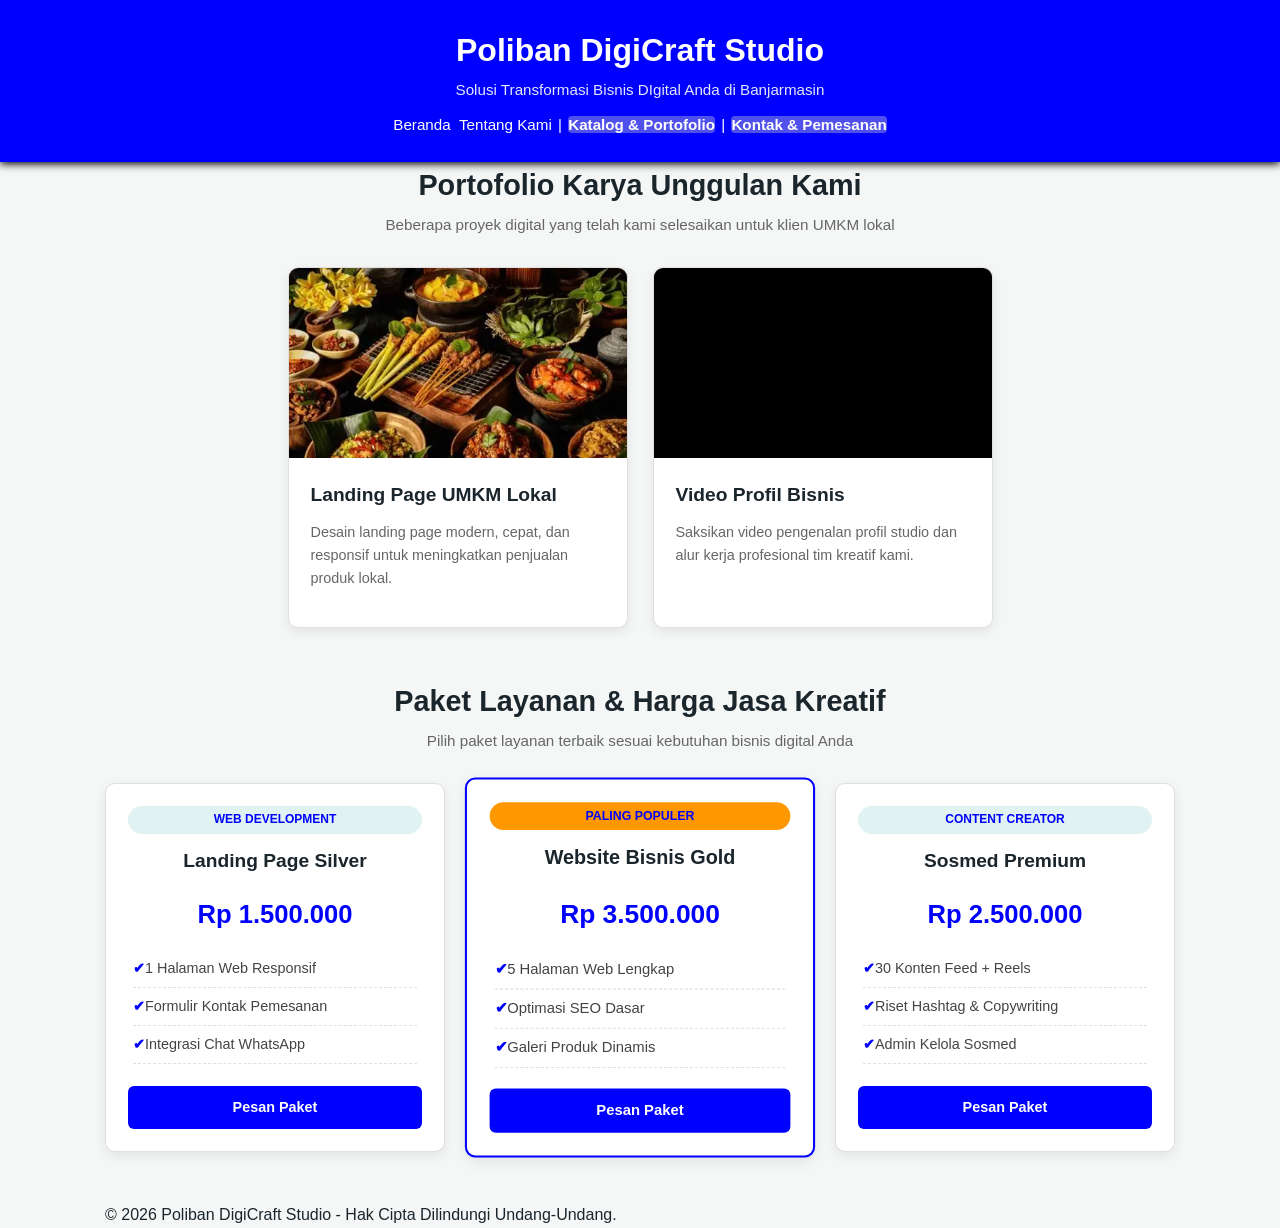
<file: index.html>
<!DOCTYPE html>
<html lang="id">

<head>
    <meta charset="UTF-8">
    <meta name="viewport" content="width=device-width, initial-scale=1.0">
    <title>Katalog Jasa & Portofolio - Poliban DigiCraft Studio</title>
    <!--1. MENGHUBUNGKAN EXTERNAL CSS GLOBAL -->
    <link rel="stylesheet" href="style.css">
</head>

<body>
    <!--Bagian Header & Navigasi GLOBAL-->
    <header>
        <div class="container">
            <h1>Poliban DigiCraft Studio</h1>
            <p>Solusi Transformasi Bisnis DIgital Anda di Banjarmasin</p>
            <nav>
                <a href="index.html">Beranda</a>
                <a href="biodata.html">Tentang Kami</a> |
                <a href="produk.html" class="active">Katalog & Portofolio</a> |
                <a href="kontak.html" class="active">Kontak & Pemesanan</a>
            </nav>
        </div>
    </header>

    <main class="container">
        <!--SEKSI PORTOFOLIO UTAMA(CARD LAYOUT)-->
        <section class="section">
            <h2 class="section-title">Portofolio Karya Unggulan Kami</h2>
            <p class="section-subtitle">Beberapa proyek digital yang telah kami selesaikan untuk klien UMKM lokal</p>

            <div class="card-grid">
                <!--Kartu Portofolio 1-->
                <article class="card">
                    <img src="gambar/makanan.webp" alt="Mockup Desain Landing Page Agensi" class="card-img">
                    <div class="card-body">
                        <h3 class="card-title">Landing Page UMKM Lokal</h3>
                        <p class="card-text">Desain landing page modern, cepat,
                            dan responsif untuk meningkatkan penjualan produk lokal.</p>
                    </div>
                </article>

                <!-- Kartu Portofolio 2 (Video Profile) -->
                <article class="card">
                    <div class="video-container">
                        <iframe width="560" height="315"
                            src="https://www.youtube.com/embed/XMDkQVnEl0g?si=D99czTEMNLsOtfKY"
                            title="YouTube video player" frameborder="0"
                            allow="accelerometer; autoplay; clipboard-write; encrypted-media; gyroscope; picture-in-picture; web-share"
                            referrerpolicy="strict-origin-when-cross-origin" allowfullscreen></iframe>
                    </div>
                    <div class="card-body">
                        <h3 class="card-title">Video Profil Bisnis</h3>
                        <p class="card-text">Saksikan video pengenalan profil studio
                            dan alur kerja profesional tim kreatif kami.</p>
                    </div>
                </article>
            </div>
        </section>

        <!-- SEKSI KATALOG PAKET LAYANAN (PRICING CARDS) -->
        <section class="section">
            <h2 class="section-title">Paket Layanan & Harga Jasa Kreatif</h2>
            <p class="section-subtitle">Pilih paket layanan terbaik sesuai kebutuhan bisnis digital Anda</p>

            <div class="card-grid">
                <!-- Paket 1: Landing Page Silver -->
                <article class="card pricing-card">
                    <div class="card-body">
                        <span class="badge">Web Development</span>
                        <h3 class="card-title">Landing Page Silver</h3>
                        <p class="card-price">Rp 1.500.000</p>
                        <ul class="card-features">
                            <li>1 Halaman Web Responsif</li>
                            <li>Formulir Kontak Pemesanan</li>
                            <li>Integrasi Chat WhatsApp</li>
                        </ul>
                        <a href="kontak.html" class="btn-primary">Pesan Paket</a>
                    </div>
                </article>

                <!-- Paket 2: Website Bisnis Gold -->
                <article class="card pricing-card featured">
                    <div class="card-body">
                        <span class="badge badge-featured">Paling Populer</span>
                        <h3 class="card-title">Website Bisnis Gold</h3>
                        <p class="card-price">Rp 3.500.000</p>
                        <ul class="card-features">
                            <li>5 Halaman Web Lengkap</li>
                            <li>Optimasi SEO Dasar</li>
                            <li>Galeri Produk Dinamis</li>
                        </ul>
                        <a href="kontak.html" class="btn-primary">Pesan Paket</a>
                    </div>
                </article>

                <!-- Paket 3: Sosmed Premium -->
                <article class="card pricing-card">
                    <div class="card-body">
                        <span class="badge">Content Creator</span>
                        <h3 class="card-title">Sosmed Premium</h3>
                        <p class="card-price">Rp 2.500.000</p>
                        <ul class="card-features">
                            <li>30 Konten Feed + Reels</li>
                            <li>Riset Hashtag & Copywriting</li>
                            <li>Admin Kelola Sosmed</li>
                        </ul>
                        <a href="kontak.html" class="btn-primary">Pesan Paket</a>
                    </div>
                </article>
            </div>
        </section>
    </main>

    <!-- FOOTER GLOBAL -->
       <footer>
        <div class="container">
            <p>&copy; 2026 Poliban DigiCraft Studio - Hak Cipta Dilindungi Undang-Undang.</p>
        </div>
    </footer>
    </main>
</body>
</html>
</file>
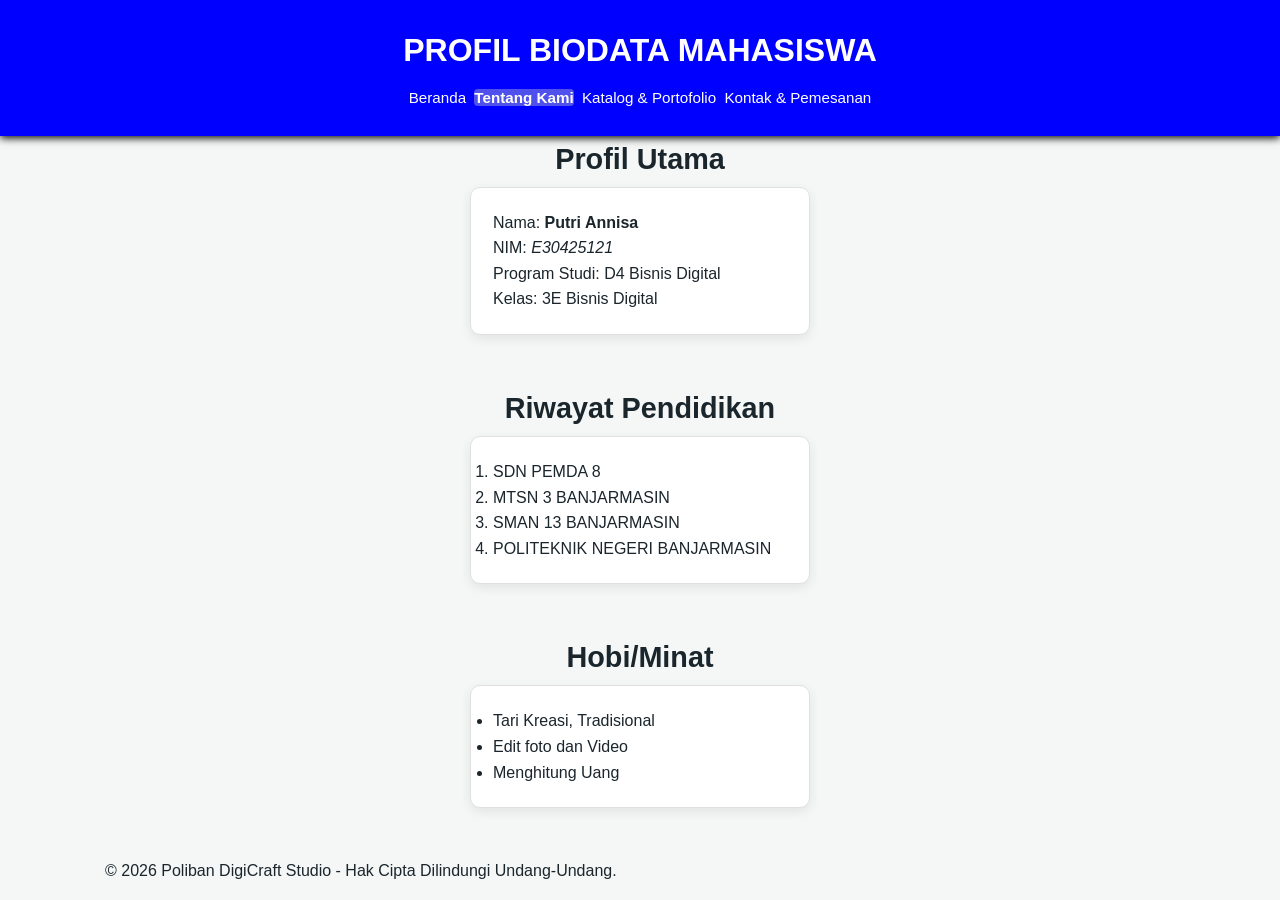
<file: biodata.html>
<!DOCTYPE html>
<html lang="id">

<head>
    <meta charset="UTF-8">
    <meta name="viewport" content="width=device-width, initial-scale=1.0">
    <title>Biodata Mahasiswa</title>
    <link rel="stylesheet" href="style.css">
</head>

<body>
    <!-- HEADER -->
    <header>
        <div class="container">
            <h1>PROFIL BIODATA MAHASISWA</h1>
            <nav>
                <a href="index.html">Beranda</a>
                <a href="biodata.html" class="active">Tentang Kami</a>
                <a href="produk.html">Katalog & Portofolio</a>
                <a href="kontak.html">Kontak & Pemesanan</a>
            </nav>
        </div>
    </header>

    <!-- ISI BIODATA -->  
    <main class="container">
        <section class="section">
            <h2 class="section-title">Profil Utama</h2>
            <div class="card-grid">
                <article class="card">
                    <div class="card-body">
                        <p>Nama: <strong>Putri Annisa</strong></p>
                        <p>NIM: <em>E30425121</em></p>
                        <p>Program Studi: D4 Bisnis Digital</p>
                        <p>Kelas: 3E Bisnis Digital</p>
                    </div>
                </article>
            </div>

        </section>
        <section class="section">
            <h2 class="section-title">Riwayat Pendidikan</h2>
            <div class="card-grid">
                <article class="card">
                    <div class="card-body">
                        <ol>
                            <li>SDN PEMDA 8</li>
                            <li>MTSN 3 BANJARMASIN</li>
                            <li>SMAN 13 BANJARMASIN</li>
                            <li>POLITEKNIK NEGERI BANJARMASIN</li>
                        </ol>
                    </div>
                </article>
            </div>

        </section>
        <section class="section">
            <h2 class="section-title">Hobi/Minat</h2>
            <div class="card-grid">
                <article class="card">
                    <div class="card-body">
                        <ul>
                            <li>Tari Kreasi, Tradisional</li>
                            <li>Edit foto dan Video</li>
                            <li>Menghitung Uang</li>
                        </ul>
                    </div>
                </article>
            </div>
        </section>
    </main>

   <!-- FOOTER GLOBAL -->
       <footer>
        <div class="container">
            <p>&copy; 2026 Poliban DigiCraft Studio - Hak Cipta Dilindungi Undang-Undang.</p>
        </div>
    </footer>
    </main>

</body>
</html>
</file>
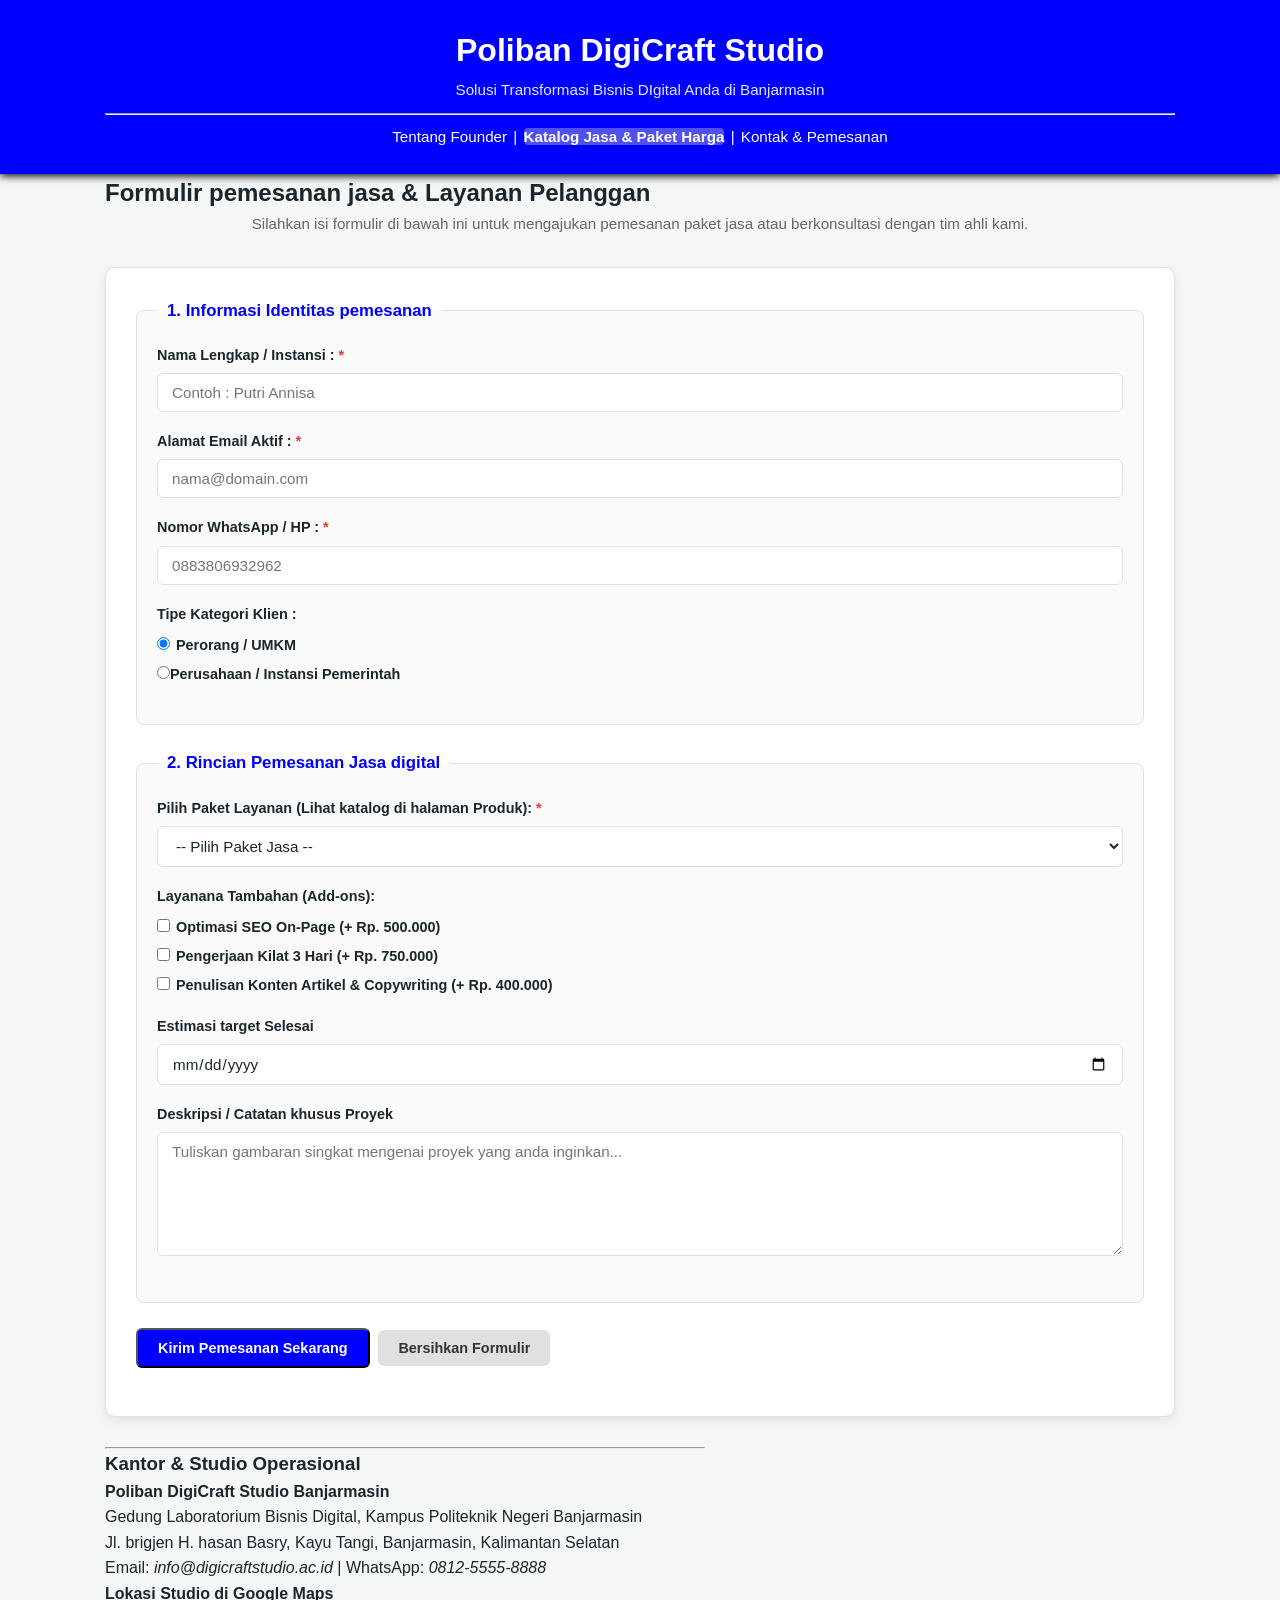
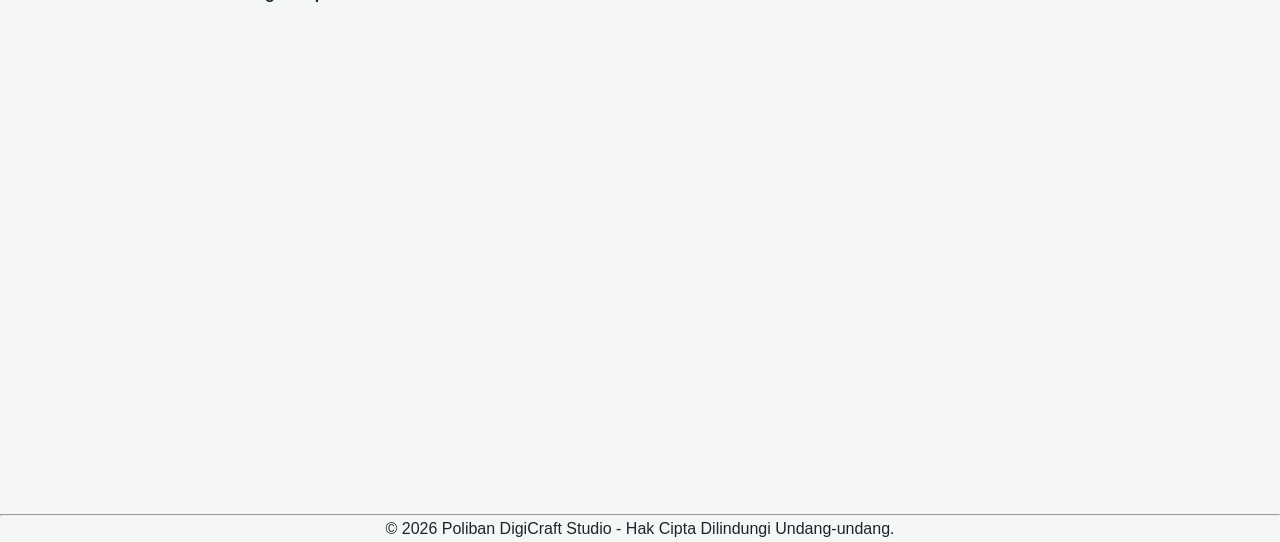
<file: kontak.html>
<!DOCTYPE html>
<html lang="id">

<head>
    <meta charset="UTF-8">
    <title>Katalog Produk & Portofolio - Poliban DigiCraft Studio</title>
    <link rel="stylesheet" href="style.css">
</head>

<body>
    <!--Bagian Kepala Halaman (Header & Navigasi)-->
    <header>
        <div class="container">
            <h1>Poliban DigiCraft Studio</h1>
            <p>Solusi Transformasi Bisnis DIgital Anda di Banjarmasin</p>
            <hr>
            <nav>
                <a href="biodata.html">Tentang Founder</a> |
                <a href="produk.html" class="active">Katalog Jasa & Paket Harga</a> |
                <a href="kontak.htmkl">Kontak & Pemesanan</a>
            </nav>
        </div>
    </header>

    <main class="container">
        <section class="section">
            <h2 class="section-tilte">Formulir pemesanan jasa & Layanan Pelanggan</h2>
            <p class="section-subtitle">Silahkan isi formulir di bawah ini untuk mengajukan pemesanan paket jasa atau berkonsultasi dengan tim
            ahli kami.</p>
            
            <div class="contact-wrapper">
                <div class="contact-form-card">
                    <form action="#" method="POST">
                        <!--Grup 1: Data Diri Pelanggan-->
                        <fieldset class="form-fieldset">
                            <legend><b>1. Informasi Identitas pemesanan</b></legend>

                            <div class="form-group">
                                <label for="nama_lengkap">Nama Lengkap / Instansi : <span class="required">*</span></label>
                                <input type="text" name="nama_lengkap" id="nama_lengkap" placeholder="Contoh : Putri Annisa"
                                    size="40" required>
                            </div>
                            
                            <div class="form-group">
                                 <label for="email_pemesan">Alamat Email Aktif : <span class="required">*</span></label>
                                 <input type="email" id="email_pemesan" name="email_pemesan" placeholder="nama@domain.com" size="30"
                                     required>
                            </div>

                            <div class="form-group">
                                <label for="no_whatsapp">Nomor WhatsApp / HP : <span class="required">*</span></label>
                                <input type="tel" name="no_whatsapp" id="no_whatsapp" placeholder="0883806932962" required>
                            </div>

                            <div class="form-group">
                                <label>Tipe Kategori Klien :</label>
                                <div class="radio-group">
                                    <label class="inline-label">
                                        <input type="radio" name="tipe_klien" id="kategori_personal" value="Personal" checked>Perorang / UMKM
                                    </label>

                                    <label class="inline-group">
                                        <input type="radio" name="tipe_klien" id="kategori_korporat" value="Korporat">Perusahaan / Instansi Pemerintah
                                    </label>
                                </div>
                            </div>
                        </fieldset>
                        <!--Grup 2 : Detail Pemesanan Layanan-->
                        <fieldset class="form-fieldset">
                            <legend><b>2. Rincian Pemesanan Jasa digital</b></legend>
                            
                            <div class="form-group">
                                <label for="pilih paket">Pilih Paket Layanan (Lihat katalog di halaman Produk): <span class="required">*</span></label>
                                <select name="pilih paket" id="pilih paket" required>
                                    <option value="">-- Pilih Paket Jasa --</option>
                                    <option value="Silver">Paket Silver Branding (Rp. 1.500.000)</option>
                                    <option value="Gold">Paket GOld Web Development (Rp. 3.000.000)</option>
                                    <option value="Platinum">Paket Platinum Full Digital Transformation (Rp. 5.000.000)</option>
                                    <option value="Custom">Konsultasi Custom Project</option>
                                </select>
                            </div>
                            <div class="form-group">
                                <label>Layanana Tambahan (Add-ons):</label>
                                <div class="checkbox-group">
                                    <label class="checkbox-item">
                                        <input type="checkbox" name="addons[]" id="addon_seo" value="SEO Optimization">Optimasi SEO On-Page (+ Rp. 500.000)
                                    </label>
                                    <label class="checkbox-item">
                                        <input type="checkbox" name="addon_express" id="addons[]" value="Express Delivery">Pengerjaan Kilat 3 Hari (+ Rp. 750.000)
                                    </label>
                                    <label class="checkbox-item">
                                        <input type="checkbox" name="addons[]" id="addon_content" value="Content Writing">Penulisan Konten Artikel & Copywriting (+ Rp. 400.000)
                                    </label>
                                </div>
                            </div>
        
                            <div class="form-group">
                                <label for="target_selesai">Estimasi target Selesai</label>
                                <input type="date" name="target_selesai" id="target_selesai">
                            </div>
        
                            <div class="form-group">
                                <label for="detail_pesan">Deskripsi / Catatan khusus Proyek</label>
                                <textarea name="detail_pesan" id="detail_pesan" rows="6" cols="50"
                                    placeholder="Tuliskan gambaran singkat mengenai proyek yang anda inginkan..."></textarea>
                            </div>
                        </fieldset>
        
                        <div class="form-group">
                            <button type="submit" class="btn-primary">Kirim Pemesanan Sekarang</button>&nbsp;
                            <button type="reset" class="btn-secondary">Bersihkan Formulir</button>
                        </div>
                        <!--Tombol Aktif-->
                    </form>
                </div>
    
                <!--Bagian Informasi Alamat & Peta Studio-->
                <section>
                    <hr>
                    <h3>Kantor & Studio Operasional</h3>
                    <p><b>Poliban DigiCraft Studio Banjarmasin</b><br>
                        Gedung Laboratorium Bisnis Digital, Kampus Politeknik Negeri Banjarmasin<br>
                        Jl. brigjen H. hasan Basry, Kayu Tangi, Banjarmasin, Kalimantan Selatan<br>
                        Email: <i>info@digicraftstudio.ac.id</i> | WhatsApp: <i>0812-5555-8888</i></p>
    
                    <h4>Lokasi Studio di Google Maps</h4>
                    <iframe
                        src="https://www.google.com/maps/embed?pb=!1m18!1m12!1m3!1d3983.219719647902!2d114.57935537353539!3d-3.295693896679192!2m3!1f0!2f0!3f0!3m2!1i1024!2i768!4f13.1!3m3!1m2!1s0x2de423a80d47ba6b%3A0x8f5abfaddfe5a2d7!2sPoliteknik%20Negeri%20Banjarmasin!5e0!3m2!1sid!2sid!4v1791270674922!5m2!1sid!2sid"
                        width="600" height="450" style="border:0;" allowfullscreen="" loading="lazy"
                        referrerpolicy="strict-origin-when-cross-origin"></iframe>
                </section>
            </div>
        </section>
    </main>

    <fouter>
        <hr>
        <p align="center">&copy; 2026 Poliban DigiCraft Studio - Hak Cipta Dilindungi Undang-undang.</p>
    </fouter>
</body>

</html>
</file>
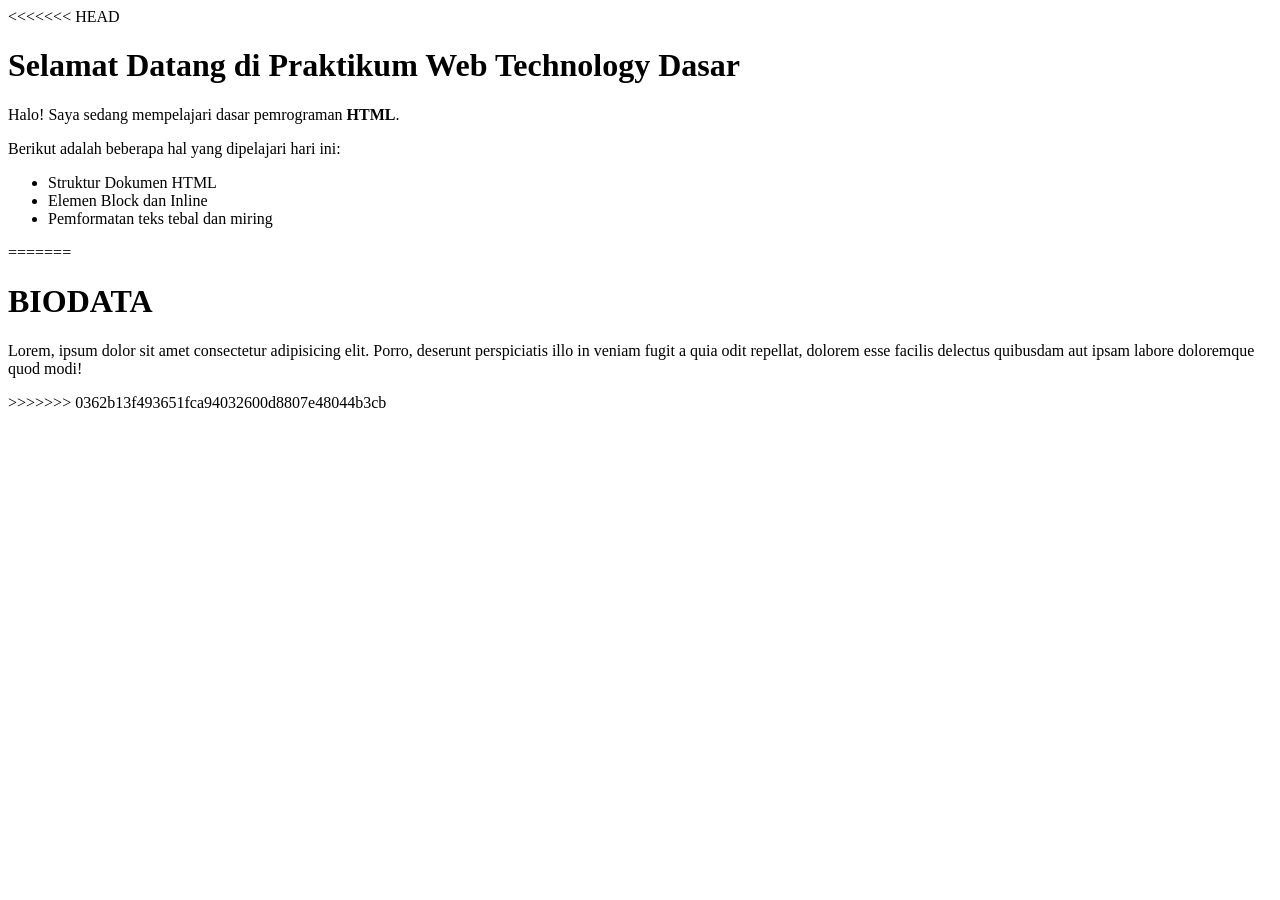
<file: pertemuan1.html>
<<<<<<< HEAD

<!DOCTYPE html>
<html>
<head>
   <title>Praktikum Web Pertama Saya</title></head>
<body>
    <!-- Ini adalah komentar dalam HTML, komentar tidak akan tampil di browser -->
    <h1>Selamat Datang di Praktikum Web Technology Dasar</h1>
    
    <div>
        <p>Halo! Saya sedang mempelajari dasar pemrograman <strong>HTML</strong>.</p>
        <p>Berikut adalah beberapa hal yang dipelajari hari ini:</p>
        <ul>
            <li>Struktur Dokumen HTML</li>
            <li>Elemen Block dan Inline</li>
            <li>Pemformatan teks tebal dan miring</li>
        </ul>
    </div>
=======
<!DOCTYPE html>
<html lang="en">
<head>
    <meta charset="UTF-8">
    <meta name="viewport" content="width=device-width, initial-scale=1.0">
    <title>Pertemuan 1</title>
</head>
<body>
    <h1>BIODATA</h1>
    <p>Lorem, ipsum dolor sit amet consectetur adipisicing elit. Porro, deserunt perspiciatis illo in veniam fugit a quia odit repellat, dolorem esse facilis delectus quibusdam aut ipsam labore doloremque quod modi!</p>
>>>>>>> 0362b13f493651fca94032600d8807e48044b3cb
</body>
</html>
</file>
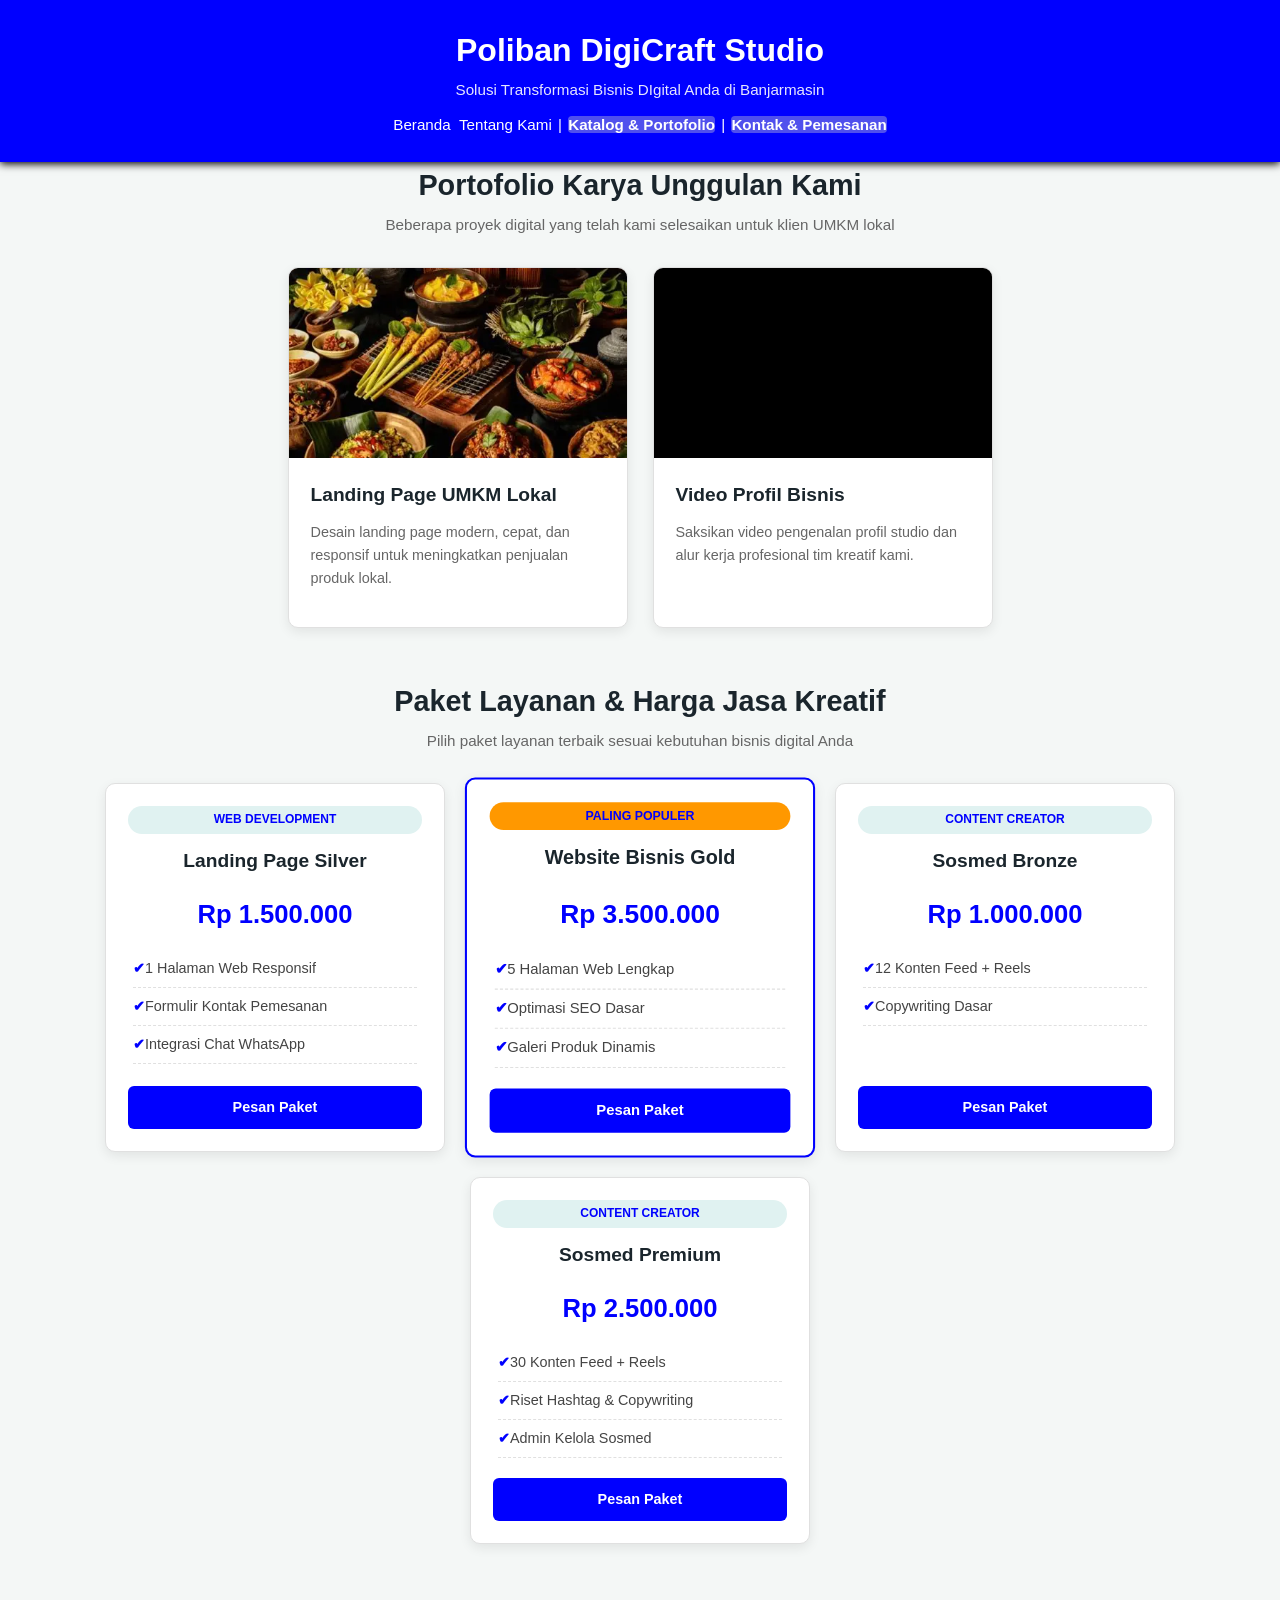
<file: produk.html>
<!DOCTYPE html>
<html lang="id">

<head>
    <meta charset="UTF-8">
    <meta name="viewport" content="width=device-width, initial-scale=1.0">
    <title>Katalog Jasa & Portofolio - Poliban DigiCraft Studio</title>
    <!--1. MENGHUBUNGKAN EXTERNAL CSS GLOBAL -->
    <link rel="stylesheet" href="style.css">
</head>

<body>
    <!--Bagian Header & Navigasi GLOBAL-->
    <header>
        <div class="container">
            <h1>Poliban DigiCraft Studio</h1>
            <p>Solusi Transformasi Bisnis DIgital Anda di Banjarmasin</p>
            <nav>
                <a href="index.html">Beranda</a>
                <a href="biodata.html">Tentang Kami</a> |
                <a href="produk.html" class="active">Katalog & Portofolio</a> |
                <a href="kontak.html" class="active">Kontak & Pemesanan</a>
            </nav>
        </div>
    </header>

    <main class="container">
        <!--SEKSI PORTOFOLIO UTAMA(CARD LAYOUT)-->
        <section class="section">
            <h2 class="section-title">Portofolio Karya Unggulan Kami</h2>
            <p class="section-subtitle">Beberapa proyek digital yang telah kami selesaikan untuk klien UMKM lokal</p>

            <div class="card-grid">
                <!--Kartu Portofolio 1-->
                <article class="card">
                    <img src="gambar/makanan.webp" alt="Mockup Desain Landing Page Agensi" class="card-img">
                    <div class="card-body">
                        <h3 class="card-title">Landing Page UMKM Lokal</h3>
                        <p class="card-text">Desain landing page modern, cepat,
                            dan responsif untuk meningkatkan penjualan produk lokal.</p>
                    </div>
                </article>

                <!-- Kartu Portofolio 2 (Video Profile) -->
                <article class="card">
                    <div class="video-container">
                        <iframe width="560" height="315"
                            src="https://www.youtube.com/embed/XMDkQVnEl0g?si=D99czTEMNLsOtfKY"
                            title="YouTube video player" frameborder="0"
                            allow="accelerometer; autoplay; clipboard-write; encrypted-media; gyroscope; picture-in-picture; web-share"
                            referrerpolicy="strict-origin-when-cross-origin" allowfullscreen></iframe>
                    </div>
                    <div class="card-body">
                        <h3 class="card-title">Video Profil Bisnis</h3>
                        <p class="card-text">Saksikan video pengenalan profil studio
                            dan alur kerja profesional tim kreatif kami.</p>
                    </div>
                </article>
            </div>
        </section>

        <!-- SEKSI KATALOG PAKET LAYANAN (PRICING CARDS) -->
        <section class="section">
            <h2 class="section-title">Paket Layanan & Harga Jasa Kreatif</h2>
            <p class="section-subtitle">Pilih paket layanan terbaik sesuai kebutuhan bisnis digital Anda</p>

            <div class="card-grid">
                <!-- Paket 1: Landing Page Silver -->
                <article class="card pricing-card">
                    <div class="card-body">
                        <span class="badge">Web Development</span>
                        <h3 class="card-title">Landing Page Silver</h3>
                        <p class="card-price">Rp 1.500.000</p>
                        <ul class="card-features">
                            <li>1 Halaman Web Responsif</li>
                            <li>Formulir Kontak Pemesanan</li>
                            <li>Integrasi Chat WhatsApp</li>
                        </ul>
                        <a href="kontak.html" class="btn-primary">Pesan Paket</a>
                    </div>
                </article>

                <!-- Paket 2: Website Bisnis Gold -->
                <article class="card pricing-card featured">
                    <div class="card-body">
                        <span class="badge badge-featured">Paling Populer</span>
                        <h3 class="card-title">Website Bisnis Gold</h3>
                        <p class="card-price">Rp 3.500.000</p>
                        <ul class="card-features">
                            <li>5 Halaman Web Lengkap</li>
                            <li>Optimasi SEO Dasar</li>
                            <li>Galeri Produk Dinamis</li>
                        </ul>
                        <a href="kontak.html" class="btn-primary">Pesan Paket</a>
                    </div>
                </article>

                <!-- Paket 3: Sosmed Premium -->
                <article class="card pricing-card">
                    <div class="card-body">
                        <span class="badge">Content Creator</span>
                        <h3 class="card-title">Sosmed Bronze</h3>
                        <p class="card-price">Rp 1.000.000</p>
                        <ul class="card-features">
                            <li>12 Konten Feed + Reels</li>
                            <li>Copywriting Dasar</li>
                        </ul>
                        <a href="kontak.html" class="btn-primary">Pesan Paket</a>
                    </div>
                </article>

                <!-- Paket 3: Sosmed Premium -->
                <article class="card pricing-card">
                    <div class="card-body">
                        <span class="badge">Content Creator</span>
                        <h3 class="card-title">Sosmed Premium</h3>
                        <p class="card-price">Rp 2.500.000</p>
                        <ul class="card-features">
                            <li>30 Konten Feed + Reels</li>
                            <li>Riset Hashtag & Copywriting</li>
                            <li>Admin Kelola Sosmed</li>
                        </ul>
                        <a href="kontak.html" class="btn-primary">Pesan Paket</a>
                    </div>
                </article>
            </div>
        </section>
    </main>

    <!-- FOOTER GLOBAL -->
       <footer>
        <div class="container">
            <p>&copy; 2026 Poliban DigiCraft Studio - Hak Cipta Dilindungi Undang-Undang.</p>
        </div>
    </footer>
    </main>
</body>
</html>
</file>
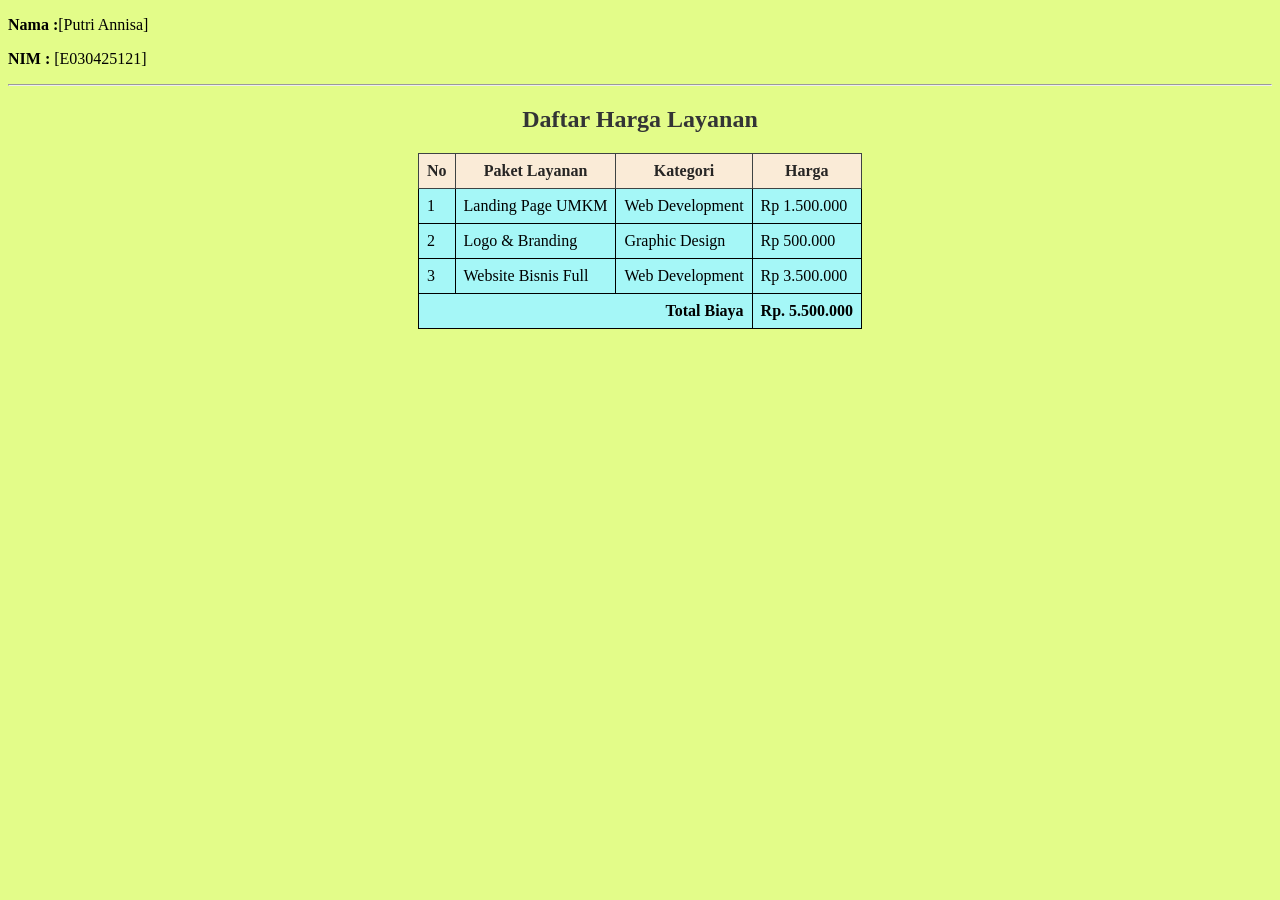
<file: kuis/kuis-css.html>
<!DOCTYPE html>
<html lang="id">
<head>
    <meta charset="UTF-8">
    <meta name="viewport" content="width=device-width, initial-scale=1.0">
    <title>KUIS</title>
    <style>
        body {
            background-color: rgb(227, 252, 137);
        }
        h2 {
            text-align: center;
            color: rgb(51, 52, 53);
        }
        table {
            margin: auto auto;
            border: 1px solid;
            border-collapse: collapse;
            background-color: rgb(165, 247, 247);
        }
        td, th {
            border: 1px solid;
            padding: 8px;
        }
        th {
            background-color: antiquewhite;
            color: rgb(38, 37, 36);
            border-color: rgb(63, 67, 67);
        }
        .total{
            text-align: right;
            font-weight: bold;
        }
    </style>
</head>

<body>
        <p><strong>Nama :</strong>[Putri Annisa]</p>
        <p><strong>NIM : </strong>[E030425121]</p>
        <hr>

        <h2>Daftar Harga Layanan</h2>
        

        <table>
            <thead>
                <tr bgcolor="pink">
                    <th>No</th>
                    <th>Paket Layanan</th>
                    <th>Kategori</th>
                    <th>Harga</th>
                </tr>
            </thead>
              
            <tbody>
            <tr>
                <td>1</td>
                <td>Landing Page UMKM</td>
                <td>Web Development</td>
                <td>Rp 1.500.000</td>
            </tr>

            <tr>
                <td>2</td>
                <td>Logo & Branding</td>
                <td>Graphic Design</td>
                <td>Rp 500.000</td>
            </tr>

            <tr>
                <td>3</td>
                <td>Website Bisnis Full</td>
                <td>Web Development</td>
                <td>Rp 3.500.000</td>
            </tr>

            <tr>
               <td colspan="3" class="total">Total Biaya</td>
               <td><b>Rp. 5.500.000</b></td>
            </tr>
            
             </tbody>
        </table>
</body>
</html>
</file>
<file: style.css>
/* 1. CSS Variabel */
:root {
    --primary-color: blue; 
    --primary-dark: pink;
    --secondary-color: #1a252c;
    --accent-color: #FF9800;
    --bg-light: #F4F7F6;
    --white: #FFFF;
    --text-muted: #666666;
    --border-color: #E0E0E0;
    --shadow-soft: 0 4px 12px rgba(0, 0, 0, 0.08);
    -shadow-hover: 0 8px 24px rgbq(0,0,0, 0.15);
    --transition-fast: all 0.3s ease;
}

/* 2. CSS.RESET */
* {
    margin: 0;
    padding: 0;
    box-sizing: border-box;
}

body {
    font-family: 'Segoe UI', Tahoma, Geneva, Verdana, sans-serif;
    line-height: 1.6;
    color: var(--secondary-color);
    background-color: var(--bg-light);
}

/* 3. LAYOUT CONTAINER */
.container {
    width: 90%;
    max-width: 1100px;
    margin: 0 auto;
    padding: 0 15px;
}

/* 4. HEADER & NAVIGASI */
header {
    background-color: var(--primary-color);
    color: var(--white);
    padding: 25px 0;
    text-align: center;
    box-shadow: 0 2px 8px rgba(0, 0, 0, 1);
}

header h1 {
    font-size: 2rem;
    margin-bottom: 2px;
}

header p {
    font-size: 0.95rem;
    opacity: 0.9;
    margin-bottom: 10px;
}

nav {
    margin-top: 10px;
    font-size: 0.95rem;
}

nav a {
    color: var(--white);
    text-decoration: none;
    padding: 6px x 14px;
    margin: 0 2px;
    border-radius: 4px;
    transition: var(--transition-fast);
}

nav a:hover, nav a.active {
    background-color: rgba(106, 106, 231, 0.756);
    font-weight: bold;
}

/* 5. Main Content */
main{
    padding: 40px 0;
}

.section {
    margin-bottom: 50px;
}

.section-title {
    text-align: center;
    font-size: 1.8rem;
    color: var(--secondary-color);
    margin-bottom: 5px;
}

.section-subtitle {
    text-align: center;
    color: var(--text-muted);
    font-size: 0.95rem;
    margin-bottom: 30px;
}

/* 7. CARD GIRD */
.card-grid {
    display: flex;
    flex-wrap: wrap;
    gap: 25px;
    justify-content: center;
}

/* 8. CARD */
.card {
    background-color: var(--white);
    border-radius: 10px;
    box-shadow: var(--shadow-soft);
    overflow: hidden;
    flex: 1 1 300px;
    max-width: 340px;
    display: flex;
    flex-direction: column;
    transform: var(--transition-fast);
    border: 1px solid var(--border-color);
}

.card:hover {
    transform: translateY(-8px);
    box-shadow: var(--shadow-soft);
}

.card-img {
    width: 100%;
    height: 190px;
    object-fit: cover;
}

.card-body {
    padding: 22px;
    display: flex;
    flex-direction: column;
    flex-grow: 1;
}

.card-title {
    font-size: 1.2rem;
    color: var(--secondary-color);
    margin-bottom: 10px;

}

.card-text {
    font-size: 0.9rem;
    color: var(--text-muted);
    margin-bottom: 15px;
}

.video-container {
    position: relative;
    padding-bottom: 56.25%;
    height: 0%;
    overflow: hidden;
    background-color: #000;
}

.video-container iframe {
    position: absolute;
    top: 0%;
    left: 0%;
    width: 100%;
    height: 100%;
    border: 0;
}

.pricing-card {
    text-align: center;
    position: relative;
}

.badge {
    display: inline-block;
    padding: 4px 12px;
    font-size: 0.75rem;
    font-weight: bold;
    text-transform: uppercase;
    background-color: #e0f2f1;
    color: var(--primary-color);
    border-radius: 20px;
    margin-bottom: 12px;
}

.card-price {
    font-size: 1.6rem ;
    font-weight: bold;
    color: var(--primary-color);
    margin: 8px 0 15px 0;
}

.card-features {
    list-style: none;
    margin-bottom: 20px;
    text-align: left;
    padding: 0 5px;
}

.card-features li {
    font-size: 0.9rem;
    padding: 7px 0;
    border-bottom: 1px dashed var(--border-color);
    color: #444;
}

.card-features li::before {
    content: "✔";
    color: var(--primary-color);
    font-weight: bold;
}

.btn-primary {
    display: inline-block;
    background-color: var(--primary-color);
    color: var(--white);
    padding: 10px 20px;
    text-decoration: none;
    border-radius: 6px;
    font-weight: bold;
    font-size: 0.9rem;
    text-align: center;
    margin-top: auto;
    transition: var(--primary-color);
}

.btn-primary:hover {
    background-color: var(--primary-dark);
}

.pricing-card.featured{
    border: 2px solid var(--primary-color);
    transform: scale(1.03);
}

.pricing-card.featured:hover{
    transform: scale(1.1) translateY(-8px);
}

.badge-featured {
    background-color: var(--accent-color);
    columns: var(--white);
}

.footer {
    background-color: var(--secondary-color);
    color: var(--white);
    text-align: center;
    padding: 20px 0;
    margin-bottom: 40px;
    font-size: 0.85rem;
}

/* 1. WADAH DUA KOLOM (Layout Form & Info Studio) */
.contact-wrapper {
    display: flex;
    flex-wrap: wrap;
    gap: 30px;
    align-items: flex-start;
}

/* 2. KOLOM KIRI: KARTU FORMULIR PEMESANAN */
.contact-form-card {
    flex: 2 1 500px;
    background-color: var(--white);
    padding: 30px;
    border-radius: 10px;
    box-shadow: var(--shadow-soft);
    border: 1px solid var(--border-color);
}

/* Penataan Fieldset & Legend */
.form-fieldset {
    border: 1px solid var(--border-color);
    border-radius: 8px;
    padding: 20px;
    margin-bottom: 25px;
    background-color: #fafafa;
}

.form-fieldset legend {
    font-weight: bold;
    color: var(--primary-color);
    padding: 0 10px;
    font-size: 1.05rem;
}

/* Grup Form & Label */
.form-group {
    margin-bottom: 18px;
}

.form-group label {
    display: block;
    font-weight: 600;
    font-size: 0.9rem;
    color: var(--secondary-color);
    margin-bottom: 6px;
}

.required {
    color: #e53935;
    font-weight: bold;
}

/* Penataan Input Teks, Select, Date, dan Textarea */
.form-group input[type="text"],
.form-group input[type="email"],
.form-group input[type="tel"],
.form-group input[type="date"],
.form-group select,
.form-group textarea {
    width: 100%;
    padding: 10px 14px;
    font-family: inherit;
    font-size: 0.95rem;
    border: 1px solid var(--border-color);
    border-radius: 6px;
    background-color: var(--white);
    color: var(--secondary-color);
    transition: var(--transition-fast);
}

/* Efek Highlight saat Input Diklik/Fokus */
.form-group input:focus,
.form-group select:focus,
.form-group textarea:focus {
    outline: none;
    border-color: var(--primary-color);
    box-shadow: 0 0 0 3px rgba(0, 128, 128, 0.15);
}

/* Penataan Radio Button & Checkbox */
.radio-group,
.checkbox-group {
    margin-top: 8px;
}

.inline-label {
    display: inline-block;
    margin-right: 20px;
    cursor: pointer;
    font-size: 0.95rem;
    color: var(--secondary-color);
}

.checkbox-item {
    display: block;
    margin-bottom: 8px;
    cursor: pointer;
    font-size: 0.95rem;
    color: var(--secondary-color);
}

.inline-label input,
.checkbox-item input {
    margin-right: 6px;
    cursor: pointer;
}

/* Tombol Aksi (Kirim & Reset) */
.form-actions {
    display: flex;
    gap: 15px;
    margin-top: 20px;
}

.btn-secondary {
    background-color: #e0e0e0;
    color: #333333;
    border: none;
    padding: 10px 20px;
    border-radius: 6px;
    cursor: pointer;
    font-weight: bold;
    font-size: 0.9rem;
    transition: var(--transition-fast);
}

.btn-secondary:hover {
    background-color: #d0d0d0;
}

/* 3. KOLOM KANAN: KARTU INFORMASI STUDIO & PETA */
.contact-info-card {
    flex: 1 1 320px;
    background-color: var(--primary-color);
    color: var(--white);
    padding: 30px;
    border-radius: 10px;
    box-shadow: var(--shadow-soft);
}

.contact-info-card h3 {
    font-size: 1.35rem;
    margin-bottom: 12px;
    border-bottom: 2px solid rgba(255, 255, 255, 0.3);
    padding-bottom: 8px;
}

.info-intro {
    font-size: 0.9rem;
    margin-bottom: 20px;
    opacity: 0.95;
    line-height: 1.5;
}

.info-item {
    margin-bottom: 18px;
}

.info-item strong {
    display: block;
    font-size: 0.95rem;
    margin-bottom: 4px;
}

.info-item p {
    font-size: 0.9rem;
    margin: 0;
    opacity: 0.92;
    line-height: 1.5;
}

/* Wadah Google Maps */
.map-container {
    border-radius: 8px;
    overflow: hidden;
    margin-top: 10px;
    box-shadow: 0 2px 6px rgba(0, 0, 0, 0.2);
    line-height: 0; /* Menghilangkan gap bawah iframe */
}
</file>
